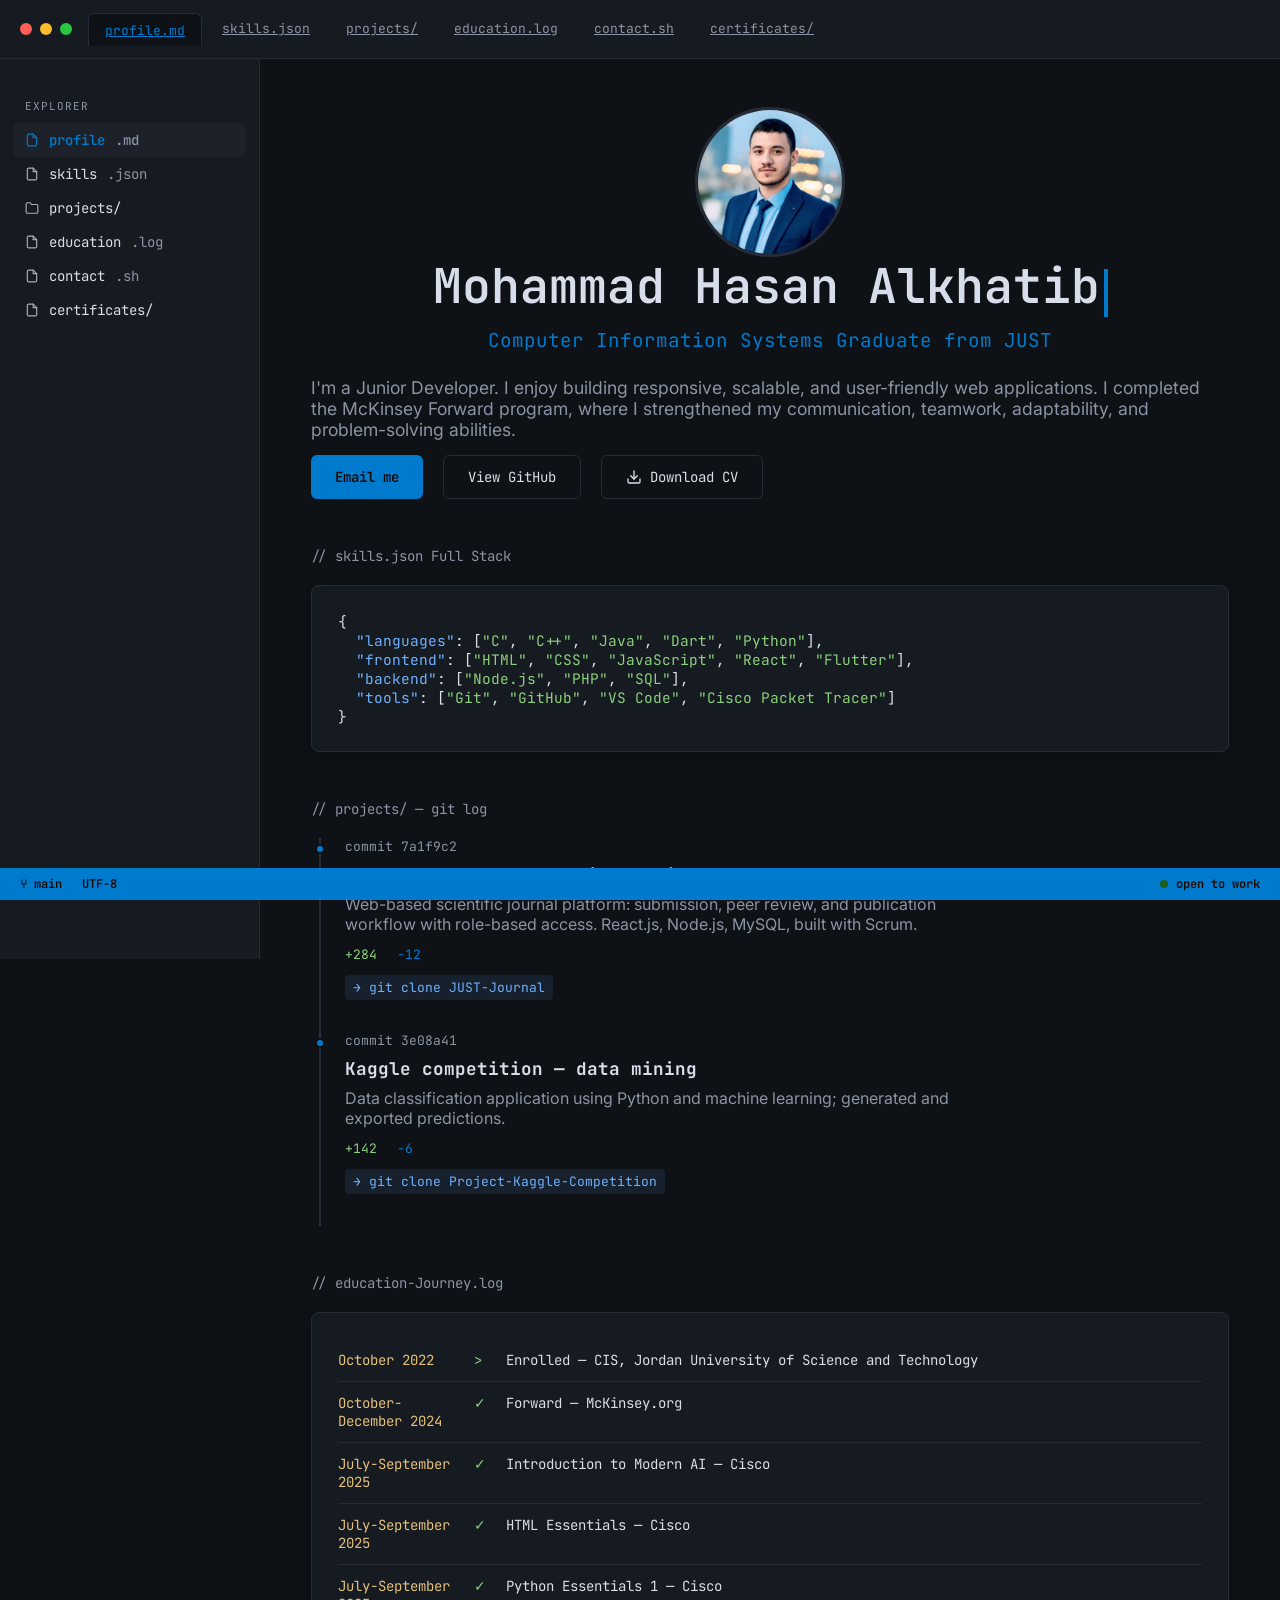
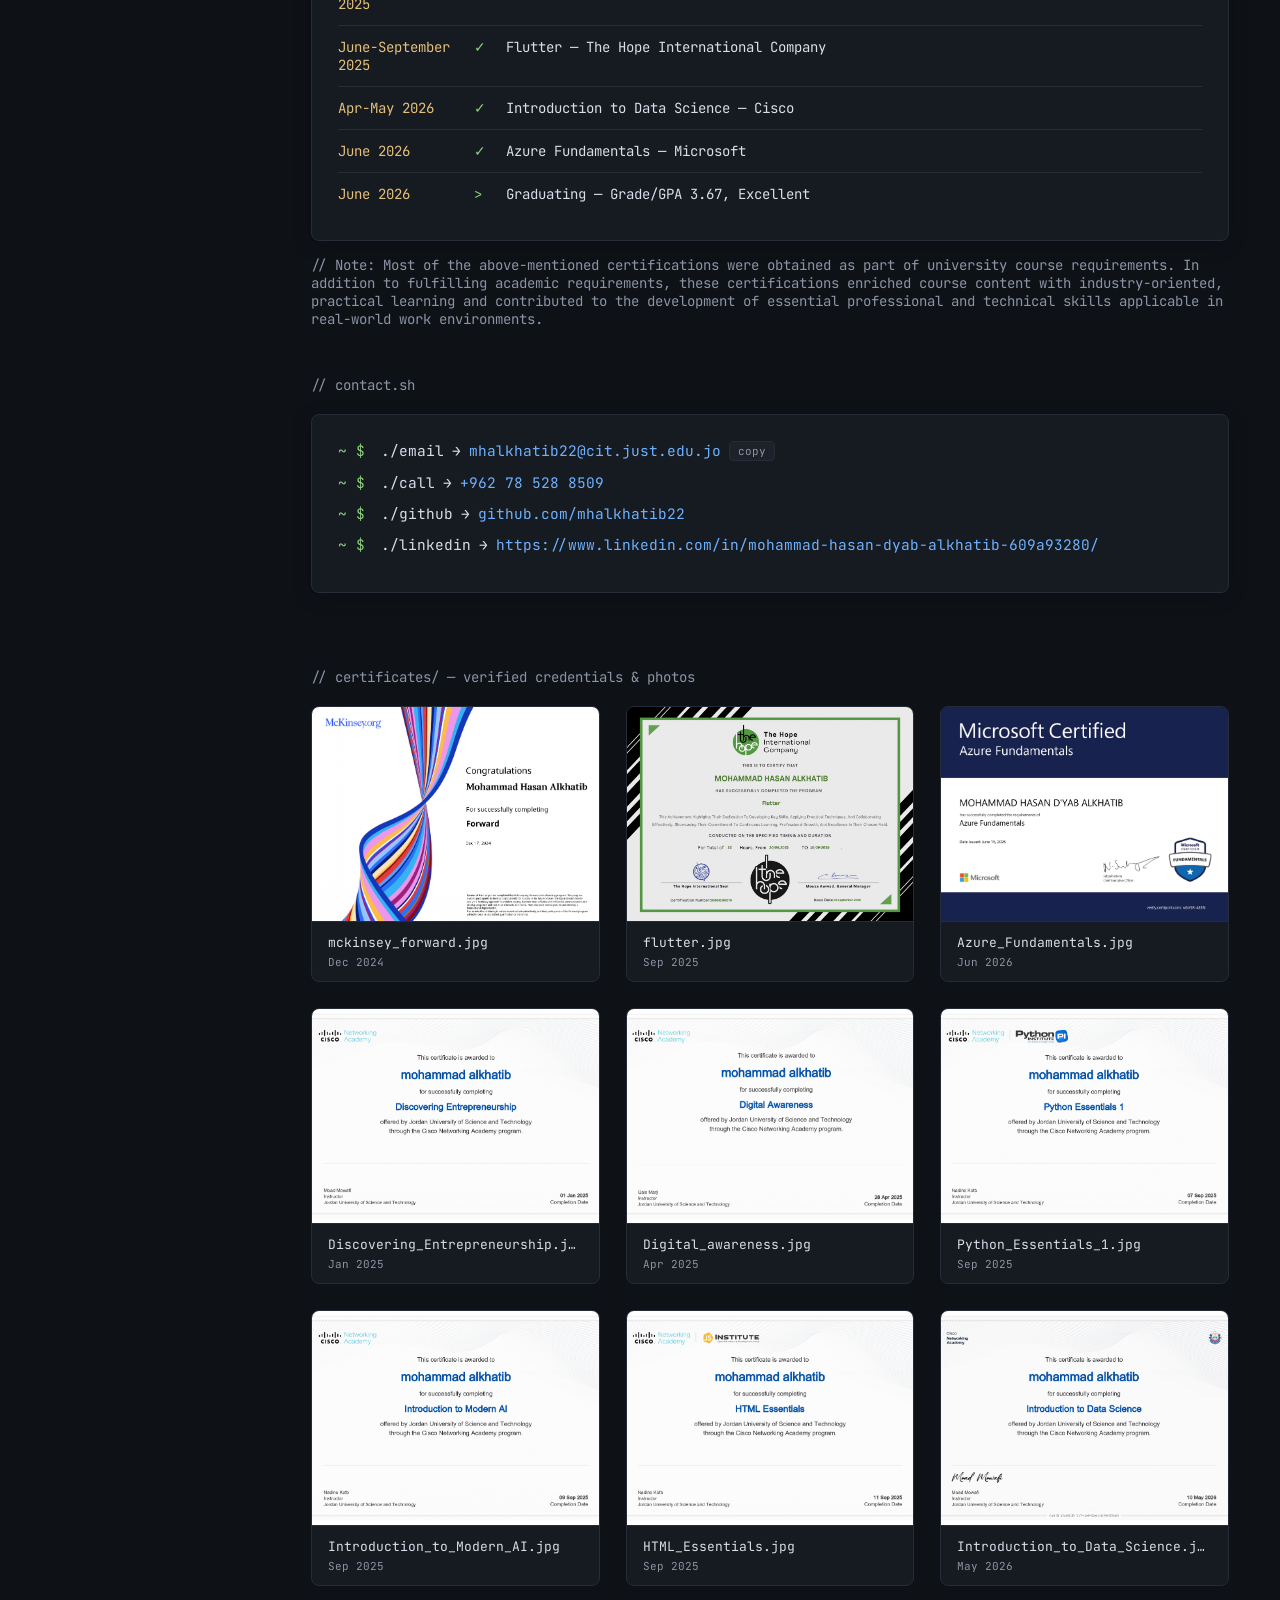
<file: index.html>
<!doctype html>
<html lang="en" class="scroll-smooth">
  <head>
    <meta charset="UTF-8" />
    <meta name="viewport" content="width=device-width, initial-scale=1.0" />
    <title>Mohammad Hasan Alkhatib</title>
    <meta
      name="description"
      content="Portfolio of Mohammad Hasan Alkhatib, Computer Information Systems Graduate."
    />

    <link
      rel="icon"
      href="data:image/svg+xml,<svg xmlns=%22http://www.w3.org/2000/svg%22 viewBox=%220 0 100 100%22><rect width=%22100%22 height=%22100%22 rx=%2220%22 fill=%22%230e1116%22/><text x=%2250%25%22 y=%2262%25%22 font-size=%2260%22 text-anchor=%22middle%22 fill=%22%23ff8a5c%22 font-family=%22monospace%22>&gt;_</text></svg>"
    />

    <meta property="og:type" content="profile" />
    <meta
      property="og:title"
      content="Mohammad Hasan Alkhatib | Developer Portfolio"
    />
    <meta
      property="og:description"
      content="Computer Information Systems graduate building web and mobile applications. Explore skills, projects, and education."
    />
    <meta name="twitter:card" content="summary" />

    <link rel="preconnect" href="https://fonts.googleapis.com" />
    <link rel="preconnect" href="https://fonts.gstatic.com" crossorigin />
    <link
      href="https://fonts.googleapis.com/css2?family=JetBrains+Mono:wght@400;500;700&family=Inter:wght@400;500;600&display=swap"
      rel="stylesheet"
    />
    <link rel="stylesheet" href="style.css" />
  </head>
  <body>
    <a class="skip-link" href="#main-content">Skip to main content</a>
    <header class="chrome">
      <div class="dots" aria-hidden="true">
        <span class="dot r"></span>
        <span class="dot y"></span>
        <span class="dot g"></span>
      </div>
      <button
        class="current-file"
        type="button"
        aria-label="Open file explorer to navigate sections"
      >
        <svg
          aria-hidden="true"
          width="14"
          height="14"
          viewBox="0 0 24 24"
          fill="none"
          stroke="currentColor"
          stroke-width="2"
          stroke-linecap="round"
          stroke-linejoin="round"
        >
          <path
            d="M14 2H6a2 2 0 0 0-2 2v16a2 2 0 0 0 2 2h12a2 2 0 0 0 2-2V8z"
          ></path>
          <path d="M14 2v6h6"></path>
        </svg>
        <span data-current-file-label>profile.md</span>
        <svg
          class="chevron"
          aria-hidden="true"
          width="14"
          height="14"
          viewBox="0 0 24 24"
          fill="none"
          stroke="currentColor"
          stroke-width="2"
          stroke-linecap="round"
          stroke-linejoin="round"
        >
          <polyline points="9 18 15 12 9 6"></polyline>
        </svg>
      </button>
      <nav class="tabs" aria-label="File tabs">
        <a href="#profile" class="tab active" role="tab" aria-selected="true"
          >profile.md</a
        >
        <a href="#skills" class="tab" role="tab" aria-selected="false"
          >skills.json</a
        >
        <a href="#projects" class="tab" role="tab" aria-selected="false"
          >projects/</a
        >
        <a href="#education" class="tab" role="tab" aria-selected="false"
          >education.log</a
        >
        <a href="#contact" class="tab" role="tab" aria-selected="false"
          >contact.sh</a
        >
        <a href="#certificates" class="tab" role="tab" aria-selected="false"
          >certificates/</a
        >
      </nav>
      <button
        class="menu-btn"
        aria-label="Toggle File Explorer"
        aria-expanded="false"
      >
        <svg
          width="24"
          height="24"
          viewBox="0 0 24 24"
          fill="none"
          stroke="currentColor"
          stroke-width="2"
          stroke-linecap="round"
          stroke-linejoin="round"
        >
          <line x1="3" y1="12" x2="21" y2="12"></line>
          <line x1="3" y1="6" x2="21" y2="6"></line>
          <line x1="3" y1="18" x2="21" y2="18"></line>
        </svg>
      </button>
    </header>

    <div class="layout">
      <div class="overlay" aria-hidden="true"></div>

      <aside class="sidebar" aria-label="File Explorer">
        <div class="label">explorer</div>
        <nav aria-label="Main Navigation">
          <a class="file active" href="#profile" aria-current="location">
            <svg
              class="file-icon"
              aria-hidden="true"
              width="14"
              height="14"
              viewBox="0 0 24 24"
              fill="none"
              stroke="currentColor"
              stroke-width="2"
              stroke-linecap="round"
              stroke-linejoin="round"
            >
              <path
                d="M14 2H6a2 2 0 0 0-2 2v16a2 2 0 0 0 2 2h12a2 2 0 0 0 2-2V8z"
              ></path>
              <path d="M14 2v6h6"></path></svg
            >profile<span class="ext">.md</span>
          </a>
          <a class="file" href="#skills" aria-current="false">
            <svg
              class="file-icon"
              aria-hidden="true"
              width="14"
              height="14"
              viewBox="0 0 24 24"
              fill="none"
              stroke="currentColor"
              stroke-width="2"
              stroke-linecap="round"
              stroke-linejoin="round"
            >
              <path
                d="M14 2H6a2 2 0 0 0-2 2v16a2 2 0 0 0 2 2h12a2 2 0 0 0 2-2V8z"
              ></path>
              <path d="M14 2v6h6"></path></svg
            >skills<span class="ext">.json</span>
          </a>
          <a class="file" href="#projects" aria-current="false">
            <svg
              class="file-icon"
              aria-hidden="true"
              width="14"
              height="14"
              viewBox="0 0 24 24"
              fill="none"
              stroke="currentColor"
              stroke-width="2"
              stroke-linecap="round"
              stroke-linejoin="round"
            >
              <path
                d="M22 19a2 2 0 0 1-2 2H4a2 2 0 0 1-2-2V5a2 2 0 0 1 2-2h5l2 3h9a2 2 0 0 1 2 2z"
              ></path></svg
            >projects/
          </a>
          <a class="file" href="#education" aria-current="false">
            <svg
              class="file-icon"
              aria-hidden="true"
              width="14"
              height="14"
              viewBox="0 0 24 24"
              fill="none"
              stroke="currentColor"
              stroke-width="2"
              stroke-linecap="round"
              stroke-linejoin="round"
            >
              <path
                d="M14 2H6a2 2 0 0 0-2 2v16a2 2 0 0 0 2 2h12a2 2 0 0 0 2-2V8z"
              ></path>
              <path d="M14 2v6h6"></path></svg
            >education<span class="ext">.log</span>
          </a>
          <a class="file" href="#contact" aria-current="false">
            <svg
              class="file-icon"
              aria-hidden="true"
              width="14"
              height="14"
              viewBox="0 0 24 24"
              fill="none"
              stroke="currentColor"
              stroke-width="2"
              stroke-linecap="round"
              stroke-linejoin="round"
            >
              <path
                d="M14 2H6a2 2 0 0 0-2 2v16a2 2 0 0 0 2 2h12a2 2 0 0 0 2-2V8z"
              ></path>
              <path d="M14 2v6h6"></path></svg
            >contact<span class="ext">.sh</span>
          </a>
          <a class="file" href="#certificates" aria-current="false">
            <svg
              class="file-icon"
              aria-hidden="true"
              width="14"
              height="14"
              viewBox="0 0 24 24"
              fill="none"
              stroke="currentColor"
              stroke-width="2"
              stroke-linecap="round"
              stroke-linejoin="round"
            >
              <path
                d="M14 2H6a2 2 0 0 0-2 2v16a2 2 0 0 0 2 2h12a2 2 0 0 0 2-2V8z"
              ></path>
              <path d="M14 2v6h6"></path></svg
            >certificates/<span class="ext"></span>
          </a>
        </nav>
      </aside>

      <main class="main" id="main-content">
        <section id="profile" class="hero" style="animation-delay: 0.1s">
          <!-- <h4 class="comment">// profile.md</h4> -->
          <img
            src="photo_mo.jpeg"
            alt="Mohammad Hasan Alkhatib"
            class="profile-photo"
          />
          <h1>
            Mohammad Hasan Alkhatib<span
              class="cursor"
              aria-hidden="true"
            ></span>
          </h1>
          <div class="role">
            Computer Information Systems Graduate from JUST
          </div>
          <p>
            I'm a Junior Developer. I enjoy building responsive, scalable, and
            user-friendly web applications. I completed the McKinsey Forward
            program, where I strengthened my communication, teamwork,
            adaptability, and problem-solving abilities.
          </p>
          <div class="actions">
            <a href="mailto:mhalkhatib22@cit.just.edu.jo" class="btn primary"
              >Email me</a
            >
            <a
              href="https://github.com/mhalkhatib22"
              class="btn"
              target="_blank"
              rel="noopener noreferrer"
              >View GitHub</a
            >
            <a href="Mohammad_Alkhatib_CV.pdf" class="btn" download
              ><svg
                width="16"
                height="16"
                viewBox="0 0 24 24"
                fill="none"
                stroke="currentColor"
                stroke-width="2"
                stroke-linecap="round"
                stroke-linejoin="round"
                style="margin-right: 8px"
              >
                <path d="M21 15v4a2 2 0 0 1-2 2H5a2 2 0 0 1-2-2v-4"></path>
                <polyline points="7 10 12 15 17 10"></polyline>
                <line x1="12" y1="15" x2="12" y2="3"></line></svg
              >Download CV</a
            >
          </div>
        </section>

        <section id="skills" style="animation-delay: 0.2s">
          <h2 class="comment">// skills.json Full Stack</h2>
          <div
            class="code-block json-block"
            tabindex="0"
            aria-label="Skills JSON block"
          >
            <div>{</div>
            <div>
              &nbsp;&nbsp;<span class="k">"languages"</span>: [<span class="s"
                >"C"</span
              >, <span class="s">"C++"</span>, <span class="s">"Java"</span>,
              <span class="s">"Dart"</span>, <span class="s">"Python"</span>],
            </div>
            <div>
              &nbsp;&nbsp;<span class="k">"frontend"</span>: [<span class="s"
                >"HTML"</span
              >, <span class="s">"CSS"</span>,
              <span class="s">"JavaScript"</span>,
              <span class="s">"React"</span>, <span class="s">"Flutter"</span>],
            </div>
            <div>
              &nbsp;&nbsp;<span class="k">"backend"</span>: [<span class="s"
                >"Node.js"</span
              >, <span class="s">"PHP"</span>, <span class="s">"SQL"</span>],
            </div>
            <div>
              &nbsp;&nbsp;<span class="k">"tools"</span>: [<span class="s"
                >"Git"</span
              >, <span class="s">"GitHub"</span>,
              <span class="s">"VS Code"</span>,
              <span class="s">"Cisco Packet Tracer"</span>]
            </div>
            <div>}</div>
          </div>
        </section>

        <section id="projects" style="animation-delay: 0.3s">
          <h2 class="comment">// projects/ — git log</h2>

          <div class="commit">
            <div class="hash">commit 7a1f9c2</div>
            <h3>JUST Journal — graduation project</h3>
            <p>
              Web-based scientific journal platform: submission, peer review,
              and publication workflow with role-based access. React.js,
              Node.js, MySQL, built with Scrum.
            </p>
            <div class="stats">
              <span class="add">+284</span> <span class="rm">−12</span>
            </div>
            <a
              href="https://github.com/mhalkhatib22/React_JS-JUST_Journal"
              aria-label="View JUST Journal repository"
              >→ git clone JUST-Journal</a
            >
          </div>

          <div class="commit">
            <div class="hash">commit 3e08a41</div>
            <h3>Kaggle competition — data mining</h3>
            <p>
              Data classification application using Python and machine learning;
              generated and exported predictions.
            </p>
            <div class="stats">
              <span class="add">+142</span> <span class="rm">−6</span>
            </div>
            <a
              href="https://github.com/mhalkhatib22/Project-Kaggle-Competition"
              aria-label="View Kaggle Competition repository"
              >→ git clone Project-Kaggle-Competition</a
            >
          </div>
        </section>
        <section id="education" style="animation-delay: 0.4s">
          <h2 class="comment">// education-Journey.log</h2>
          <!-- <h6 class="comment">// Note: Most of the certifications listed below were completed as part of the requirements for university courses. Beyond fulfilling academic requirements, they enriched the course content with practical, industry-oriented learning and contributed to the development of essential professional, technical, and transferable skills applicable in real-world environments.</h6> -->
          <div class="code-block" tabindex="0">
            <div class="log-line">
              <span class="ts">October 2022</span><span class="ok">&gt;</span>
              <span class="msg"
                >Enrolled — CIS, Jordan University of Science and
                Technology</span
              >
            </div>
            <div class="log-line">
              <span class="ts">October-December 2024</span
              ><span class="ok">✓</span>
              <span class="msg">Forward — McKinsey.org</span>
            </div>
            <div class="log-line">
              <span class="ts">July-September 2025</span
              ><span class="ok">✓</span>
              <span class="msg">Introduction to Modern AI — Cisco</span>
            </div>
            <div class="log-line">
              <span class="ts">July-September 2025</span
              ><span class="ok">✓</span>
              <span class="msg">HTML Essentials — Cisco</span>
            </div>
            <div class="log-line">
              <span class="ts">July-September 2025</span
              ><span class="ok">✓</span>
              <span class="msg">Python Essentials 1 — Cisco</span>
            </div>
            <div class="log-line">
              <span class="ts">June-September 2025</span
              ><span class="ok">✓</span>
              <span class="msg">Flutter — The Hope International Company</span>
            </div>
            <div class="log-line">
              <span class="ts">Apr-May 2026</span><span class="ok">✓</span>
              <span class="msg">Introduction to Data Science — Cisco</span>
            </div>
            <div class="log-line">
              <span class="ts">June 2026</span><span class="ok">✓</span>
              <span class="msg">Azure Fundamentals — Microsoft</span>
            </div>
            <div class="log-line">
              <span class="ts">June 2026</span><span class="ok">&gt;</span>
              <span class="msg">Graduating — Grade/GPA 3.67, Excellent</span>
            </div>
          </div>
          <h2 class="comment" style="padding-top: 15px">
            // Note: Most of the above-mentioned certifications were obtained as
            part of university course requirements. In addition to fulfilling
            academic requirements, these certifications enriched course content
            with industry-oriented, practical learning and contributed to the
            development of essential professional and technical skills
            applicable in real-world work environments.
          </h2>
        </section>

        <section id="contact" style="animation-delay: 0.5s">
          <h2 class="comment">// contact.sh</h2>
          <div class="code-block shell" tabindex="0">
            <div class="line">
              <span class="prompt">~ $</span> <span class="cmd">./email</span> →
              <a href="mailto:mhalkhatib22@cit.just.edu.jo"
                >mhalkhatib22@cit.just.edu.jo</a
              >
              <button
                class="copy-btn"
                type="button"
                data-copy="mhalkhatib22@cit.just.edu.jo"
                aria-label="Copy email address to clipboard"
              >
                copy
              </button>
            </div>
            <div class="line">
              <span class="prompt">~ $</span> <span class="cmd">./call</span> →
              <a href="tel:+962785288509">+962 78 528 8509</a>
            </div>
            <div class="line">
              <span class="prompt">~ $</span>
              <span class="cmd">./github</span> →
              <a
                href="https://github.com/mhalkhatib22"
                target="_blank"
                rel="noopener noreferrer"
                >github.com/mhalkhatib22</a
              >
            </div>
            <div class="line">
              <span class="prompt">~ $</span>
              <span class="cmd">./linkedin</span> →
              <a
                href="https://www.linkedin.com/in/mohammad-hasan-dyab-alkhatib-609a93280/"
                target="_blank"
                rel="noopener noreferrer"
                >https://www.linkedin.com/in/mohammad-hasan-dyab-alkhatib-609a93280/</a
              >
            </div>
          </div>
          <p class="copy-feedback" role="status" aria-live="polite"></p>
        </section>

        <section id="certificates" style="animation-delay: 0.45s">
          <div class="comment">
            // certificates/ — verified credentials & photos
          </div>

          <div class="gallery-grid">
            <a
              href="https://www.credly.com/badges/06d1caef-2a93-4359-bfc9-b4a9fbb20534/public_url"
              class="gallery-card"
              aria-label="View McKinsey Forward Certificate"
            >
              <img
                src="certificates/Forward.jpg"
                alt="McKinsey Forward Certificate"
                class="gallery-img"
                loading="lazy"
              />
              <div class="gallery-info">
                <div class="gallery-title">mckinsey_forward.jpg</div>
                <div class="gallery-meta">Dec 2024</div>
              </div>
            </a>

            <a
              href=""
              class="gallery-card"
              aria-label="View Python Essentials Certificate"
            >
              <img
                src="certificates/flutter.jpg"
                alt="flutter"
                class="gallery-img"
                loading="lazy"
              />
              <div class="gallery-info">
                <div class="gallery-title">flutter.jpg</div>
                <div class="gallery-meta">Sep 2025</div>
              </div>
            </a>

            <a
              href="https://www.credly.com/badges/659eb153-9ea6-4e98-8a09-5730de4a9c18"
              class="gallery-card"
              aria-label="View Graduation Photo"
            >
              <img
                src="certificates/Azure_Fundamentals.jpg"
                alt="Azure_Fundamentals"
                class="gallery-img"
                loading="lazy"
              />
              <div class="gallery-info">
                <div class="gallery-title">Azure_Fundamentals.jpg</div>
                <div class="gallery-meta">Jun 2026</div>
              </div>
            </a>
            <a
              href="https://www.credly.com/badges/9eff2399-235a-4d1f-af90-bbe9403af59b"
              class="gallery-card"
              aria-label="View Graduation Photo"
            >
              <img
                src="certificates/Discovering_Entrepreneurship.jpg"
                alt="Discovering_Entrepreneurship"
                class="gallery-img"
                loading="lazy"
              />
              <div class="gallery-info">
                <div class="gallery-title">
                  Discovering_Entrepreneurship.jpg
                </div>
                <div class="gallery-meta">Jan 2025</div>
              </div>
            </a>
            <a
              href="https://www.credly.com/badges/73009ed2-543b-4ef5-8f55-df10227dd2f7"
              class="gallery-card"
              aria-label="View Graduation Photo"
            >
              <img
                src="certificates/Digital_awareness.jpg"
                alt="Digital_awareness"
                class="gallery-img"
                loading="lazy"
              />
              <div class="gallery-info">
                <div class="gallery-title">Digital_awareness.jpg</div>
                <div class="gallery-meta">Apr 2025</div>
              </div>
            </a>
            <a
              href="https://www.credly.com/badges/e6d33ad2-8744-4d2c-94e2-6c315a217d1a"
              class="gallery-card"
              aria-label="View Graduation Photo"
            >
              <img
                src="certificates/Python_Essentials_1.jpg"
                alt="Python_Essentials_1"
                class="gallery-img"
                loading="lazy"
              />
              <div class="gallery-info">
                <div class="gallery-title">Python_Essentials_1.jpg</div>
                <div class="gallery-meta">Sep 2025</div>
              </div>
            </a>
            <a
              href="https://www.credly.com/badges/01d58d47-10b3-4470-91a0-412b1f83469a"
              class="gallery-card"
              aria-label="View Graduation Photo"
            >
              <img
                src="certificates/Introduction_to_Modern_AI.jpg"
                alt="Introduction_to_Modern_AI"
                class="gallery-img"
                loading="lazy"
              />
              <div class="gallery-info">
                <div class="gallery-title">Introduction_to_Modern_AI.jpg</div>
                <div class="gallery-meta">Sep 2025</div>
              </div>
            </a>
            <a
              href="https://www.credly.com/badges/c134f306-67b1-4243-b8d7-14b1c99e4c2d"
              class="gallery-card"
              aria-label="View Graduation Photo"
            >
              <img
                src="certificates/HTML_Essentials.jpg"
                alt="HTML_Essentials"
                class="gallery-img"
                loading="lazy"
              />
              <div class="gallery-info">
                <div class="gallery-title">HTML_Essentials.jpg</div>
                <div class="gallery-meta">Sep 2025</div>
              </div>
            </a>
            <a
              href="https://www.credly.com/badges/5024daa9-05ca-483c-8218-322a9fe39527"
              class="gallery-card"
              aria-label="View Graduation Photo"
            >
              <img
                src="certificates/Introduction_to_Data_Science.jpg"
                alt="Introduction_to_Data_Science"
                class="gallery-img"
                loading="lazy"
              />
              <div class="gallery-info">
                <div class="gallery-title">
                  Introduction_to_Data_Science.jpg
                </div>
                <div class="gallery-meta">May 2026</div>
              </div>
            </a>
          </div>
        </section>
      </main>
    </div>

    <button class="back-to-top" type="button" aria-label="Back to top">
      <svg
        width="20"
        height="20"
        viewBox="0 0 24 24"
        fill="none"
        stroke="currentColor"
        stroke-width="2"
        stroke-linecap="round"
        stroke-linejoin="round"
      >
        <line x1="12" y1="19" x2="12" y2="5"></line>
        <polyline points="5 12 12 5 19 12"></polyline>
      </svg>
    </button>

    <footer class="statusbar">
      <div class="left">
        <span aria-label="Current Branch">⑂ main</span>
        <span class="encoding">UTF-8</span>
      </div>
      <div class="right">
        <span class="live">open to work</span>
      </div>
    </footer>

    <script>
      document.addEventListener("DOMContentLoaded", () => {
        // 0. Measure the sticky top chrome bar so the desktop sidebar can
        // stick flush beneath it (see --chrome-height in the CSS). Re-run
        // on resize since the bar's fluid spacing can change its height.
        const chromeBar = document.querySelector(".chrome");
        function setChromeHeightVar() {
          if (chromeBar) {
            document.documentElement.style.setProperty(
              "--chrome-height",
              `${chromeBar.offsetHeight}px`,
            );
          }
        }
        setChromeHeightVar();
        window.addEventListener("resize", setChromeHeightVar);

        // 1. Mobile Menu Toggle
        const menuBtn = document.querySelector(".menu-btn");
        const currentFileBtn = document.querySelector(".current-file");
        const currentFileLabel = document.querySelector(
          "[data-current-file-label]",
        );
        const sidebar = document.querySelector(".sidebar");
        const overlay = document.querySelector(".overlay");
        const navLinks = document.querySelectorAll(".sidebar .file");

        function toggleMenu() {
          const isOpen = sidebar.classList.contains("open");
          sidebar.classList.toggle("open");
          overlay.classList.toggle("open");
          menuBtn.setAttribute("aria-expanded", !isOpen);
          document.body.style.overflow = isOpen ? "" : "hidden"; // Prevent background scrolling
        }

        menuBtn.addEventListener("click", toggleMenu);
        overlay.addEventListener("click", toggleMenu);
        // The current-file pill IS the mobile nav entry point — tapping it
        // opens the same explorer as the hamburger button, just with a
        // bigger, clearer target that also shows where you are.
        if (currentFileBtn)
          currentFileBtn.addEventListener("click", toggleMenu);

        function setCurrentFileLabel(text) {
          if (currentFileLabel) currentFileLabel.textContent = text;
        }

        // Close menu when a link is clicked (mobile), and mark it active
        // immediately so the UI feels responsive instead of waiting on scroll.
        navLinks.forEach((link) => {
          link.addEventListener("click", () => {
            navLinks.forEach((l) => {
              l.classList.remove("active");
              l.setAttribute("aria-current", "false");
            });
            link.classList.add("active");
            link.setAttribute("aria-current", "location");
            setCurrentFileLabel(link.textContent.trim());
            if (window.innerWidth <= 900) toggleMenu();
          });
        });

        // 2. Intersection Observer for Active State Highlighting
        const sections = document.querySelectorAll("section");
        const sidebarLinks = document.querySelectorAll(".sidebar .file");
        const topTabs = document.querySelectorAll(".chrome .tab");

        const observerOptions = {
          root: null,
          rootMargin: "-20% 0px -60% 0px", // Trigger when section is in top middle of screen
          threshold: 0,
        };

        const observer = new IntersectionObserver((entries) => {
          entries.forEach((entry) => {
            if (entry.isIntersecting) {
              const currentId = entry.target.id;

              // Update Sidebar
              sidebarLinks.forEach((link) => {
                link.classList.remove("active");
                link.setAttribute("aria-current", "false");
                if (link.getAttribute("href") === `#${currentId}`) {
                  link.classList.add("active");
                  link.setAttribute("aria-current", "location");
                }
              });

              // Update Top Tabs
              topTabs.forEach((tab) => {
                tab.classList.remove("active");
                tab.setAttribute("aria-selected", "false");
                if (tab.getAttribute("href") === `#${currentId}`) {
                  tab.classList.add("active");
                  tab.setAttribute("aria-selected", "true");
                  setCurrentFileLabel(tab.textContent.trim());
                }
              });
            }
          });
        }, observerOptions);

        sections.forEach((section) => observer.observe(section));

        // 3. Copy-to-clipboard for contact details
        const copyFeedback = document.querySelector(".copy-feedback");
        document.querySelectorAll(".copy-btn").forEach((btn) => {
          btn.addEventListener("click", async () => {
            const value = btn.getAttribute("data-copy");
            try {
              await navigator.clipboard.writeText(value);
              if (copyFeedback)
                copyFeedback.textContent = `✓ Copied ${value} to clipboard`;
              btn.textContent = "copied!";
            } catch (err) {
              if (copyFeedback)
                copyFeedback.textContent = `Couldn't copy automatically — select the address and copy manually.`;
            }
            setTimeout(() => {
              btn.textContent = "copy";
              if (copyFeedback) copyFeedback.textContent = "";
            }, 3000);
          });
        });

        // 4. Back-to-top button
        const backToTop = document.querySelector(".back-to-top");
        if (backToTop) {
          window.addEventListener(
            "scroll",
            () => {
              backToTop.classList.toggle("visible", window.scrollY > 600);
            },
            { passive: true },
          );
          backToTop.addEventListener("click", () => {
            window.scrollTo({ top: 0, behavior: "smooth" });
          });
        }
      });
    </script>
  </body>
</html>
</file>
<file: style.css>
/* CSS Variables & Theme */
:root {
  --bg-deep: #0e1116;
  --panel: #161a21;
  --panel-2: #1c212a;
  --line: #262c37;
  --text: #d8dee9;
  --text-muted: #8b94a5;
  --coral: #007acc;
  --coral-hover: #0098ff;
  --sage: #8bd17c;
  --blue: #6fb1ff;
  --yellow: #e5c07b;

  /* Fluid Spacing */
  --space-sm: clamp(0.5rem, 1vw, 1rem);
  --space-md: clamp(1rem, 2vw, 2rem);
  --space-lg: clamp(2rem, 4vw, 4rem);
  --space-xl: clamp(3rem, 2vw, 6rem);
}

/* Reset & Base */
*,
*::before,
*::after {
  margin: 0;
  padding: 0;
  box-sizing: border-box;
}

html {
  scroll-padding-top: 80px; /* Accounts for fixed top chrome */
}

body {
  background: var(--bg-deep);
  color: var(--text);
  font-family: "Inter", system-ui, sans-serif;
  /* line-height: 1.3; */
  padding-bottom: 44px; /* Space for status bar */
  overflow-x: hidden;
  width: 100%;
  position: relative;
  -webkit-font-smoothing: antialiased;
}

.mono {
  font-family: "JetBrains Mono", monospace;
}

/* Accessibility Focus States */
:focus-visible {
  outline: 2px dashed var(--coral);
  outline-offset: 4px;
  border-radius: 4px;
}

/* Skip to content link — hidden until focused */
.skip-link {
  position: absolute;
  top: -100px;
  left: 12px;
  z-index: 100;
  background: var(--coral);
  color: #1a0800;
  font-family: "JetBrains Mono", monospace;
  font-weight: 600;
  font-size: 14px;
  padding: 10px 18px;
  border-radius: 6px;
  text-decoration: none;
  transition: top 0.2s ease;
}
.skip-link:focus {
  top: 12px;
}

/* Respect reduced-motion preference */
@media (prefers-reduced-motion: reduce) {
  html {
    scroll-behavior: auto;
  }
  section {
    opacity: 1;
    transform: none;
    animation: none !important;
  }
  .hero h1 .cursor,
  .statusbar .live::before {
    animation: none !important;
  }
  * {
    transition-duration: 0.01ms !important;
  }
}

/* Top Chrome Bar */
.chrome {
  display: flex;
  align-items: center;
  gap: 16px;
  background: var(--panel);
  border-bottom: 1px solid var(--line);
  padding: 12px 20px;
  position: sticky;
  top: 0;
  z-index: 40;
  max-width: 100vw;
}

.dots {
  display: flex;
  gap: 8px;
}
.dot {
  width: 12px;
  height: 12px;
  border-radius: 50%;
}
.dot.r {
  background: #ff5f56;
}
.dot.y {
  background: #ffbd2e;
}
.dot.g {
  background: #27c93f;
}

.tabs {
  display: flex;
  gap: 4px;
  font-size: 13px;
  overflow-x: auto;
  scrollbar-width: none; /* Hide scrollbar Firefox */
  flex: 1;
  min-width: 0;
  /* -webkit-mask-image: linear-gradient(
          to right,
          black 85%,
          transparent 100%
        ); */
  mask-image: linear-gradient(to right, black 85%, transparent 100%);
}
.tabs::-webkit-scrollbar {
  display: none;
} /* Hide scrollbar Chrome/Safari */

.tab {
  padding: 8px 16px;
  border-radius: 6px 6px 0 0;
  color: var(--text-muted);
  font-family: "JetBrains Mono", monospace;
  white-space: nowrap;
  /* transition: all 0.2s ease; */
  cursor: pointer;
}
.tab.active {
  background: var(--bg-deep);
  color: var(--coral);
  border: 1px solid var(--line);
  border-bottom: none;
  position: relative;
  top: 1px;
}

/* Current-file pill */
.current-file {
  display: none;
  align-items: center;
  gap: 8px;
  flex: 1;
  min-width: 0;
  background: var(--panel-2);
  border: 1px solid var(--line);
  border-radius: 6px;
  padding: 8px 12px;
  font-family: "JetBrains Mono", monospace;
  font-size: 13px;
  color: var(--coral);
  cursor: pointer;
  min-height: 40px;
  text-align: left;
}
.current-file svg {
  flex-shrink: 0;
  opacity: 0.9;
}
.current-file span {
  overflow: hidden;
  text-overflow: ellipsis;
  white-space: nowrap;
}
.current-file:hover,
.current-file:active {
  background: var(--bg-deep);
}
.current-file .chevron {
  margin-left: auto;
  opacity: 0.6;
}

/* Mobile Menu Button */
.menu-btn {
  display: none;
  align-items: center;
  justify-content: center;
  background: var(--panel-2);
  border: 1px solid var(--line);
  border-radius: 6px;
  color: var(--text);
  cursor: pointer;
  margin-left: auto;
  width: 44px;
  height: 44px;
  flex-shrink: 0;
  transition:
    background 0.2s ease,
    border-color 0.2s ease;
}
.menu-btn:hover {
  border-color: var(--coral);
}

/* Main Layout Grid */
.layout {
  display: flex;
  max-width: 1400px;
  margin: 0 auto;
  min-height: calc(100vh - 100px);
}

/* Sidebar Navigation */
.sidebar {
  width: 260px;
  flex-shrink: 0;
  background: var(--panel);
  border-right: 1px solid var(--line);
  padding: var(--space-md) var(--space-sm);
  font-family: "JetBrains Mono", monospace;
  font-size: 14px;
}

/* Desktop only: keep the sidebar pinned under the chrome bar while
         the main column scrolls independently. --chrome-height is measured
         by JS at runtime so this lines up exactly with the sticky top bar
         regardless of how its fluid spacing renders; 65px is just a fallback
         before JS runs / if JS is disabled. Mobile keeps its existing
         off-canvas drawer behavior, defined later in the 900px media query,
         which overrides these properties on small screens. */
@media (min-width: 901px) {
  .sidebar {
    position: sticky;
    top: var(--chrome-height, 65px);
    align-self: flex-start;
    /* max-height: calc(100vh - var(--chrome-height, 65px)); */
    overflow-y: auto;
    height: 100vh;
  }
}

/* .sidebar {
    position: fixed;
    top: 65px;
    left: 0;
    width: 260px;
    height: calc(100vh - 65px);

    background: var(--panel);
    border-right: 1px solid var(--line);
    overflow-y: auto;
} */
.sidebar .label {
  color: var(--text-muted);
  font-size: 11px;
  text-transform: uppercase;
  letter-spacing: 1px;
  margin: 14px 12px 10px;
}
.file {
  display: flex;
  align-items: center;
  gap: 10px;
  padding: 8px 12px;
  border-radius: 6px;
  color: var(--text);
  text-decoration: none;
  transition:
    background 0.2s,
    color 0.2s;
}
.file:hover,
.file:focus-visible {
  background: var(--panel-2);
}
.file.active {
  background: var(--panel-2);
  color: var(--coral);
  font-weight: 500;
}
.file .ext {
  color: var(--text-muted);
}
.file-icon {
  flex-shrink: 0;
  opacity: 0.75;
}
.file.active .file-icon {
  opacity: 1;
}

/* Overlay for Mobile Menu */
.overlay {
  display: none;
  position: fixed;
  inset: 0;
  background: rgba(14, 17, 22, 0.7);
  backdrop-filter: blur(4px);
  z-index: 45;
  opacity: 0;
  transition: opacity 0.3s ease;
  /* touch-action: none; */
}

/* Main Content Area */
.main {
  flex: 1;
  padding: var(--space-xl) var(--space-lg);
  min-width: 0;
}

section {
  margin-bottom: var(--space-xl);
  opacity: 0;
  transform: translateY(20px);
  animation: fadeUp 0.6s ease forwards;
}

@keyframes fadeUp {
  to {
    opacity: 1;
    transform: translateY(0);
  }
}

/* Hero Section */
.hero h1 {
  font-family: "JetBrains Mono", monospace;
  font-size: clamp(1.8rem, 4vw, 3rem);
  font-weight: 600;
  color: var(--text);
  line-height: 1.2;
  text-align: center; /* Added to center text */
}
.hero h1 .cursor {
  display: inline-block;
  width: clamp(3px, 0.5vw, 4px);
  height: 1em;
  background: var(--coral);
  vertical-align: text-bottom;
  margin-left: 4px;
  animation: blink 1s step-end infinite;
}
@keyframes blink {
  50% {
    opacity: 0;
  }
}

.hero .role {
  color: var(--coral);
  font-family: "JetBrains Mono", monospace;
  font-size: clamp(1rem, 2vw, 1.2rem);
  margin: 10px 0 24px;
  text-align: center; /* Added to center text */
}
.hero p {
  max-width: 90ch;
  color: var(--text-muted);
  font-size: clamp(1rem, 1.5vw, 1.1rem);
}

.hero .actions {
  margin-top: 15px;
  display: flex;
  flex-wrap: wrap;
  gap: 20px;
}

/* Buttons */
.btn {
  font-family: "JetBrains Mono", monospace;
  font-size: 14px;
  padding: 12px 24px;
  border-radius: 6px;
  text-decoration: none;
  border: 1px solid var(--line);
  color: var(--text);
  transition: all 0.2s ease;
  display: inline-flex;
  align-items: center;
  justify-content: center;
  min-height: 44px;
}
.btn:hover {
  background: var(--panel-2);
  transform: translateY(-2px);
}

.btn.primary {
  background: var(--coral);
  color: #1a0800;
  border: none;
  font-weight: 600;
}
.btn.primary:hover {
  background: var(--coral-hover);
  box-shadow: 0 4px 12px rgba(255, 138, 92, 0.2);
}

/* Section Headers */
.comment {
  color: var(--text-muted);
  font-family: "JetBrains Mono", monospace;
  font-size: 14px;
  font-weight: 400;
  margin-bottom: 20px;
  display: flex;
  align-items: center;
  gap: 8px;
}

/* JSON Block & Shell */
.code-block {
  background: var(--panel);
  border: 1px solid var(--line);
  border-radius: 8px;
  padding: var(--space-md);
  font-family: "JetBrains Mono", monospace;
  font-size: clamp(13px, 1.5vw, 14.5px);
  overflow-x: auto;
  box-shadow: 0 4px 20px rgba(0, 0, 0, 0.2);
}
.json-block .k {
  color: var(--blue);
}
.json-block .s {
  color: var(--sage);
}

.shell .prompt {
  color: var(--sage);
  margin-right: 8px;
}
.shell .cmd {
  color: var(--text);
}
.shell a {
  color: var(--blue);
  text-decoration: none;
}
.shell a:hover {
  text-decoration: underline;
}
.shell .line {
  margin-bottom: 12px;
  display: flex;
  align-items: center;
  flex-wrap: wrap;
  gap: 8px;
}
.copy-btn {
  font-family: "JetBrains Mono", monospace;
  font-size: 11px;
  color: var(--text-muted);
  background: var(--panel-2);
  border: 1px solid var(--line);
  border-radius: 4px;
  padding: 2px 8px;
  cursor: pointer;
  transition: all 0.2s ease;
}
.copy-btn:hover {
  color: var(--coral);
  border-color: var(--coral);
}
.copy-feedback {
  margin-top: 12px;
  font-family: "JetBrains Mono", monospace;
  font-size: 13px;
  color: var(--sage);
  min-height: 1.2em;
}

/* Back to top */
.back-to-top {
  position: fixed;
  right: 20px;
  bottom: 64px;
  width: 44px;
  height: 44px;
  border-radius: 50%;
  background: var(--panel-2);
  border: 1px solid var(--line);
  color: var(--coral);
  display: flex;
  align-items: center;
  justify-content: center;
  cursor: pointer;
  opacity: 0;
  pointer-events: none;
  transform: translateY(8px);
  transition:
    opacity 0.2s ease,
    transform 0.2s ease,
    background 0.2s ease;
  z-index: 55;
}
.back-to-top.visible {
  opacity: 1;
  pointer-events: auto;
  transform: translateY(0);
}
.back-to-top:hover {
  background: var(--panel);
  border-color: var(--coral);
}

/* Git Log / Projects */
.commit {
  border-left: 2px solid var(--line);
  padding: 0 0 32px 24px;
  position: relative;
  margin-left: 8px;
  transition: transform 0.2s ease;
}
.commit:hover {
  transform: translateX(4px);
}
.commit::before {
  content: "";
  position: absolute;
  left: -6px;
  top: 6px;
  width: 10px;
  height: 10px;
  border-radius: 50%;
  background: var(--coral);
  border: 2px solid var(--bg-deep);
}
.commit .hash {
  color: var(--text-muted);
  font-family: "JetBrains Mono", monospace;
  font-size: 13px;
}
.commit h3 {
  font-family: "JetBrains Mono", monospace;
  font-size: 1.1rem;
  color: var(--text);
  margin: 8px 0;
}
.commit p {
  color: var(--text-muted);
  font-size: 1rem;
  max-width: 65ch;
}
.commit .stats {
  font-family: "JetBrains Mono", monospace;
  font-size: 13px;
  margin: 12px 0;
}
.stats .add {
  color: var(--sage);
  margin-right: 12px;
}
.stats .rm {
  color: var(--coral);
}
.commit a {
  color: var(--blue);
  font-family: "JetBrains Mono", monospace;
  font-size: 13px;
  text-decoration: none;
  display: inline-block;
  padding: 4px 8px;
  border-radius: 4px;
  background: rgba(111, 177, 255, 0.1);
  transition: background 0.2s;
}
.commit a:hover {
  background: rgba(111, 177, 255, 0.2);
}

/* Education Log */
.log-line {
  font-family: "JetBrains Mono", monospace;
  font-size: clamp(12px, 1.5vw, 14px);
  padding: 12px 0;
  border-bottom: 1px solid var(--line);
  display: flex;
  gap: 16px;
  color: var(--text-muted);
  align-items: flex-start;
}
.log-line:last-child {
  border-bottom: none;
}
.log-line .ok {
  color: var(--sage);
  width: 16px;
  flex-shrink: 0;
}
.log-line .ts {
  color: var(--yellow);
  width: 120px;
  flex-shrink: 0;
}
.log-line .msg {
  color: var(--text);
}

/* Status Bar */
.statusbar {
  position: fixed;
  bottom: 0;
  left: 0;
  right: 0;
  background: var(--coral);
  color: #1a0800;
  font-family: "JetBrains Mono", monospace;
  font-size: 12px;
  display: flex;
  align-items: center;
  justify-content: space-between;
  padding: 8px 20px;
  font-weight: 600;
  z-index: 50;
}
.statusbar .left,
.statusbar .right {
  display: flex;
  gap: 20px;
  align-items: center;
}
.statusbar .live {
  display: flex;
  align-items: center;
  gap: 8px;
}
.statusbar .live::before {
  content: "";
  width: 8px;
  height: 8px;
  border-radius: 50%;
  background: #1f5c1f;
  display: inline-block;
  animation: pulse 2s infinite;
}

@keyframes pulse {
  0% {
    box-shadow: 0 0 0 0 rgba(31, 92, 31, 0.7);
  }
  70% {
    box-shadow: 0 0 0 6px rgba(31, 92, 31, 0);
  }
  100% {
    box-shadow: 0 0 0 0 rgba(31, 92, 31, 0);
  }
}

/* --- Responsive Breakpoints --- */
@media (max-width: 900px) {
  .chrome {
    gap: 10px;
    padding: 10px 14px;
  }

  .tabs {
    display: none;
  }
  .current-file {
    display: flex;
  }

  .menu-btn {
    display: flex;
  }

  .sidebar {
    position: fixed;
    top: 0;
    left: 0;
    height: 100vh;
    height: 100dvh;
    z-index: 60;
    transform: translateX(-100%);
    transition: transform 0.3s cubic-bezier(0.4, 0, 0.2, 1);
    box-shadow: 4px 0 24px rgba(0, 0, 0, 0.5);
    /* overflow-y: auto;
          overscroll-behavior: contain; */
  }

  .sidebar.open {
    transform: translateX(0);
  }
  .overlay.open {
    display: block;
    opacity: 1;
  }

  .main {
    padding: var(--space-md);
  }

  @media (max-width: 500px) {
    .statusbar .encoding {
      display: none;
    }
    .dots {
      display: none;
    }
  }
} /* END OF MOBILE MEDIA QUERY */

/* --- Asset Gallery Grid (Now applies to all devices) --- */
.gallery-grid {
  display: grid;
  grid-template-columns: repeat(auto-fill, minmax(280px, 1fr));
  gap: var(--space-md);
  /* margin-top: 16px; */
}

.gallery-card {
  background: var(--panel);
  border: 1px solid var(--line);
  border-radius: 8px;
  overflow: hidden;
  text-decoration: none;
  display: flex;
  flex-direction: column;
  transition:
    transform 0.2s ease,
    box-shadow 0.2s ease,
    border-color 0.2s ease;
}

.gallery-card:hover,
.gallery-card:focus-visible {
  transform: translateY(-4px);
  box-shadow: 0 12px 24px rgba(0, 0, 0, 0.4);
  border-color: var(--blue);
  outline: none;
}

.gallery-img {
  width: 100%;
  aspect-ratio: 4/3;
  object-fit: cover;
  display: block;
  border-bottom: 1px solid var(--line);
  background: var(--bg-deep);
}

.gallery-info {
  padding: 12px 16px;
}

.gallery-title {
  font-family: "JetBrains Mono", monospace;
  font-size: 13px;
  color: var(--text);
  margin-bottom: 4px;
  white-space: nowrap;
  overflow: hidden;
  text-overflow: ellipsis;
}

.gallery-meta {
  font-family: "JetBrains Mono", monospace;
  font-size: 11px;
  color: var(--text-muted);
}
.profile-photo {
  width: 150px;
  height: 150px;
  border-radius: 50%;
  border: 3px solid var(--line);
  object-fit: cover;
  /* margin-bottom: 20px; */
  display: block;
  margin-left: auto;
  margin-right: auto;
}
</file>
